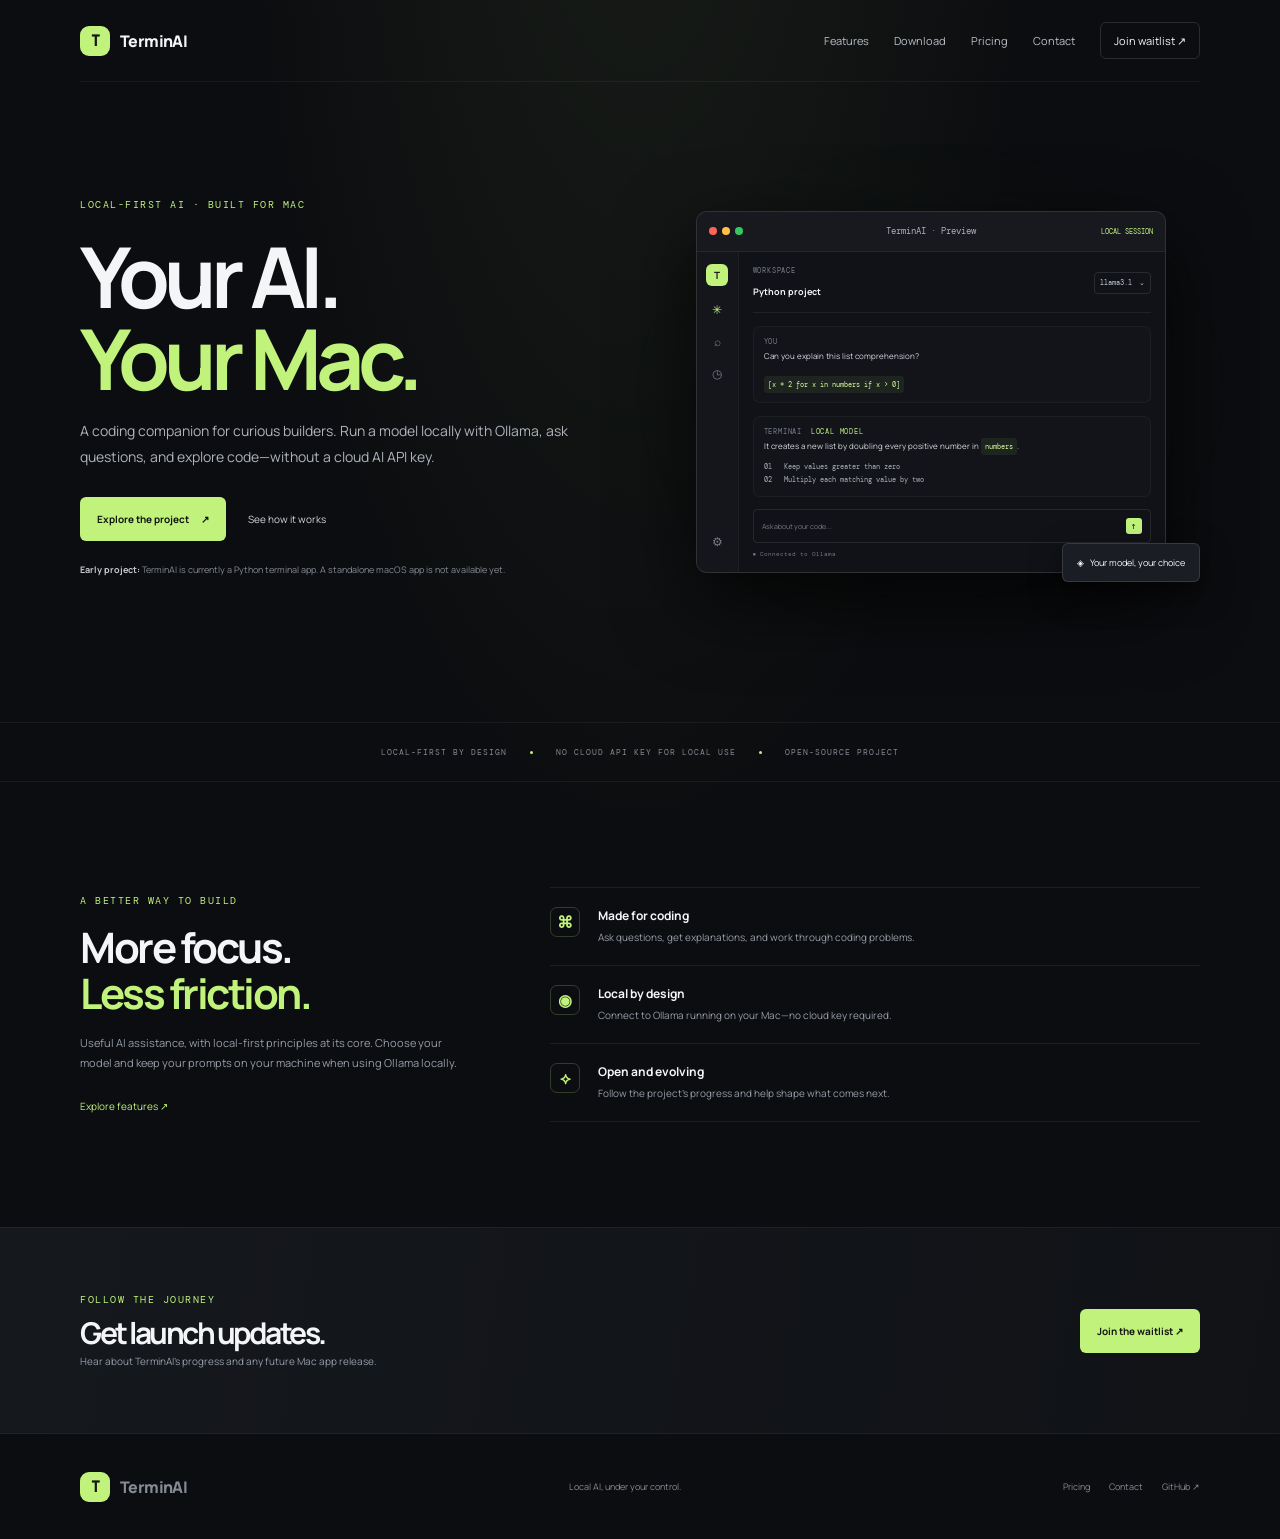
<file: index.html>
<!doctype html>
<html lang="en">
<head>
  <meta charset="utf-8">
  <meta name="viewport" content="width=device-width, initial-scale=1">
  <meta name="theme-color" content="#0c0d10">
  <meta name="description" content="TerminAI is a local-first AI coding companion for Mac. Explore the project, see what's planned, and get launch updates.">
  <title>TerminAI — Your AI. Your Mac.</title>
  <link rel="preconnect" href="https://fonts.googleapis.com">
  <link rel="preconnect" href="https://fonts.gstatic.com" crossorigin>
  <link href="https://fonts.googleapis.com/css2?family=DM+Mono:wght@400;500&family=Manrope:wght@400;500;600;700;800&display=swap" rel="stylesheet">
  <link rel="stylesheet" href="site.css">
</head>
<body>
  <header class="topbar wrap"><a href="index.html" class="brand"><span class="brand-mark">T</span>TerminAI</a><nav aria-label="Main navigation"><a href="features.html">Features</a><a href="download.html">Download</a><a href="pricing.html">Pricing</a><a href="contact.html">Contact</a><a class="nav-cta" href="contact.html#waitlist">Join waitlist ↗</a></nav></header>
  <main>
    <section class="hero wrap"><div class="hero-copy"><span class="eyebrow"><i></i> LOCAL-FIRST AI · BUILT FOR MAC</span><h1>Your AI.<br><span>Your Mac.</span></h1><p class="lead">A coding companion for curious builders. Run a model locally with Ollama, ask questions, and explore code—without a cloud AI API key.</p><div class="actions"><a class="button primary" href="download.html">Explore the project <b>↗</b></a><a class="text-link" href="features.html">See how it works</a></div><p class="note"><b>Early project:</b> TerminAI is currently a Python terminal app. A standalone macOS app is not available yet.</p></div>
      <div class="showcase"><div class="glow"></div><div class="mock-window"><div class="mock-top"><div class="traffic"><i></i><i></i><i></i></div><span>TerminAI · Preview</span><small>LOCAL SESSION</small></div><div class="mock-main"><aside><b>T</b><span class="selected">✳</span><span>⌕</span><span>◷</span><span class="push-bottom">⚙</span></aside><div class="mock-chat"><div class="mock-toolbar"><span><small>WORKSPACE</small><strong>Python project</strong></span><label>llama3.1　⌄</label></div><div class="bubble user"><small>YOU</small><p>Can you explain this list comprehension?</p><code>[x * 2 for x in numbers if x &gt; 0]</code></div><div class="bubble answer"><small>TERMINAI <em>LOCAL MODEL</em></small><p>It creates a new list by doubling every positive number in <code>numbers</code>.</p><div class="answer-detail">01 &nbsp; Keep values greater than zero<br>02 &nbsp; Multiply each matching value by two</div></div><div class="composer">Ask about your code... <b>↑</b></div><div class="connected">● Connected to Ollama <span>Private session</span></div></div></div></div><div class="float-chip">◈ &nbsp; Your model, your choice</div></div>
    </section>
    <div class="trust"><div class="wrap"><span>LOCAL-FIRST BY DESIGN</span><i></i><span>NO CLOUD API KEY FOR LOCAL USE</span><i></i><span>OPEN-SOURCE PROJECT</span></div></div>
    <section class="section wrap split"><div><span class="eyebrow">A BETTER WAY TO BUILD</span><h2>More focus.<br><span>Less friction.</span></h2><p class="muted">Useful AI assistance, with local-first principles at its core. Choose your model and keep your prompts on your machine when using Ollama locally.</p><a class="text-link accent" href="features.html">Explore features ↗</a></div><div class="feature-stack"><article><b>⌘</b><div><h3>Made for coding</h3><p>Ask questions, get explanations, and work through coding problems.</p></div></article><article><b>◉</b><div><h3>Local by design</h3><p>Connect to Ollama running on your Mac—no cloud key required.</p></div></article><article><b>⟡</b><div><h3>Open and evolving</h3><p>Follow the project's progress and help shape what comes next.</p></div></article></div></section>
    <section class="banner"><div class="wrap banner-inner"><div><span class="eyebrow">FOLLOW THE JOURNEY</span><h2>Get launch updates.</h2><p>Hear about TerminAI's progress and any future Mac app release.</p></div><a class="button primary" href="contact.html#waitlist">Join the waitlist ↗</a></div></section>
  </main>
  <footer class="footer wrap"><a href="index.html" class="brand"><span class="brand-mark">T</span>TerminAI</a><span>Local AI, under your control.</span><div><a href="pricing.html">Pricing</a><a href="contact.html">Contact</a><a href="https://github.com/jaimehargrave-cpu/TerminAI">GitHub ↗</a></div></footer>
</body>
</html>
</file>
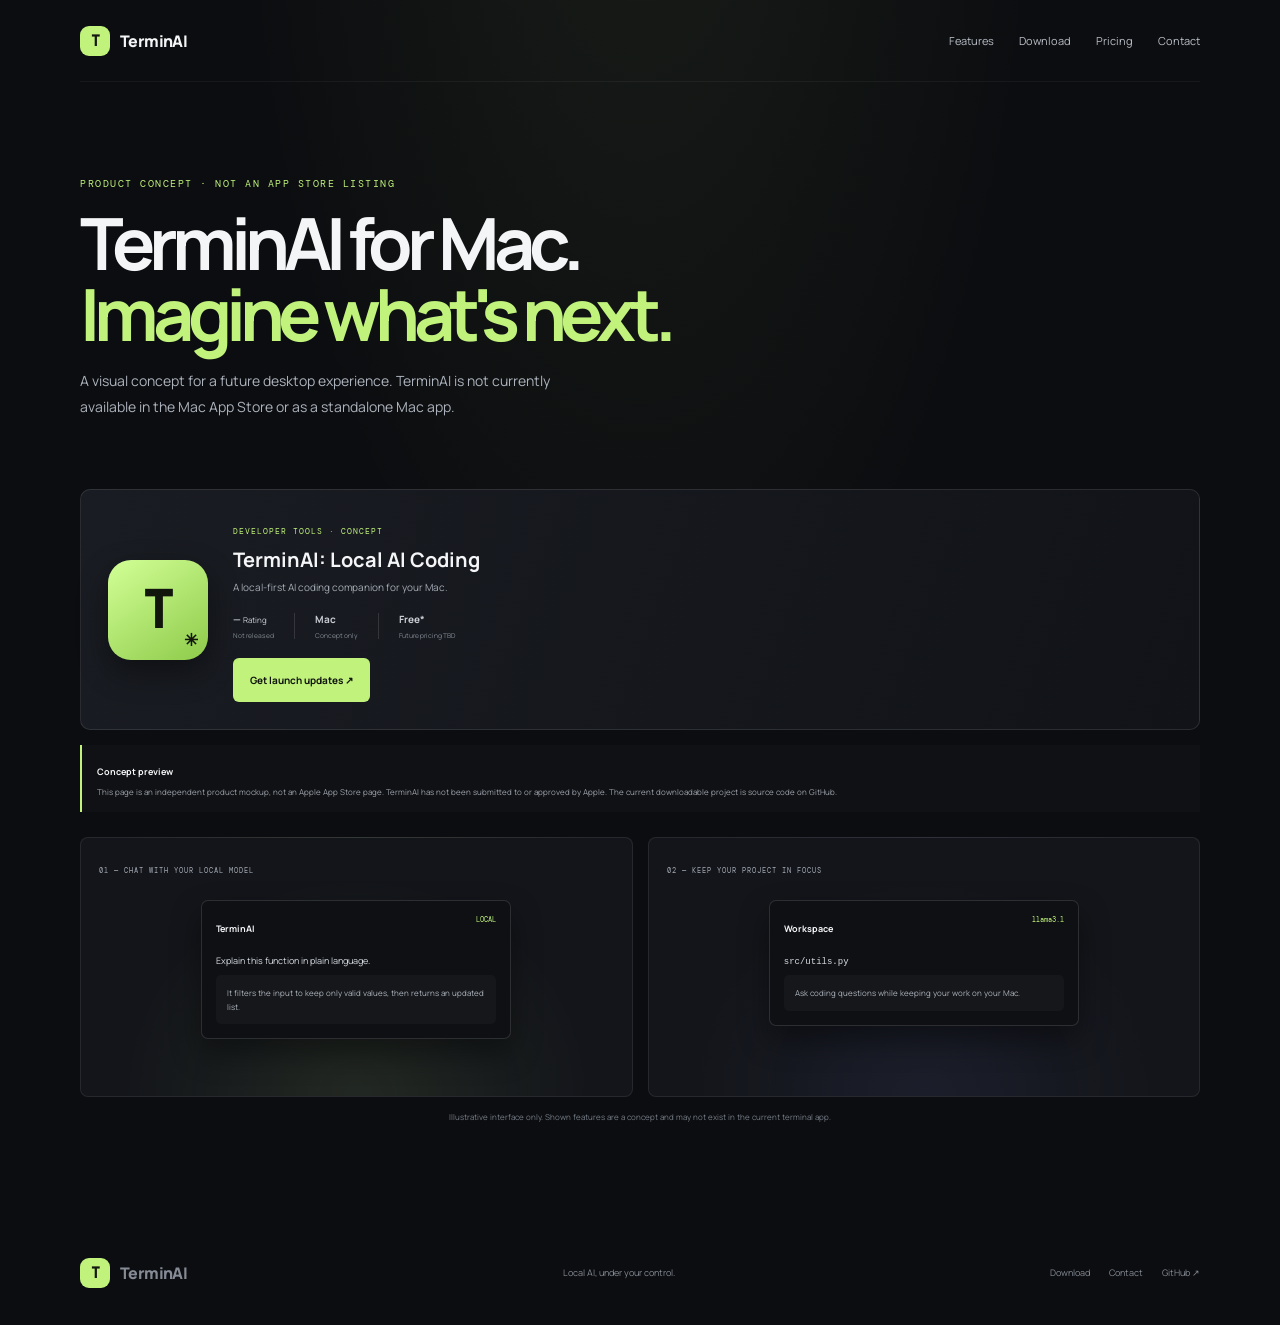
<file: app-preview.html>
<!doctype html>
<html lang="en"><head><meta charset="utf-8"><meta name="viewport" content="width=device-width, initial-scale=1"><meta name="description" content="Preview the TerminAI Mac app concept. This is a product mockup, not an App Store listing or available application."><title>Product Preview — TerminAI</title><link rel="preconnect" href="https://fonts.googleapis.com"><link rel="preconnect" href="https://fonts.gstatic.com" crossorigin><link href="https://fonts.googleapis.com/css2?family=DM+Mono:wght@400;500&family=Manrope:wght@400;500;600;700;800&display=swap" rel="stylesheet"><link rel="stylesheet" href="site.css"></head>
<body><header class="topbar wrap"><a href="index.html" class="brand"><span class="brand-mark">T</span>TerminAI</a><nav aria-label="Main navigation"><a href="features.html">Features</a><a href="download.html">Download</a><a href="pricing.html">Pricing</a><a href="contact.html">Contact</a></nav></header>
<main><section class="page-hero wrap"><span class="eyebrow">PRODUCT CONCEPT · NOT AN APP STORE LISTING</span><h1>TerminAI for Mac.<br><span>Imagine what's next.</span></h1><p class="lead">A visual concept for a future desktop experience. TerminAI is not currently available in the Mac App Store or as a standalone Mac app.</p></section><section class="store-preview wrap"><div class="store-card"><div class="store-app-icon">T<span>✳</span></div><div class="store-info"><span class="store-category">DEVELOPER TOOLS · CONCEPT</span><h2>TerminAI: Local AI Coding</h2><p>A local-first AI coding companion for your Mac.</p><div class="store-meta"><span><b>—</b> Rating<br><small>Not released</small></span><i></i><span><b>Mac</b><br><small>Concept only</small></span><i></i><span><b>Free*</b><br><small>Future pricing TBD</small></span></div><a class="button primary" href="contact.html#waitlist">Get launch updates ↗</a></div></div><div class="store-disclosure"><b>Concept preview</b><p>This page is an independent product mockup, not an Apple App Store page. TerminAI has not been submitted to or approved by Apple. The current downloadable project is source code on GitHub.</p></div><div class="screenshots"><div class="screenshot"><span>01 — CHAT WITH YOUR LOCAL MODEL</span><div class="screen-ui"><b>TerminAI <small>LOCAL</small></b><p>Explain this function in plain language.</p><div class="screen-response">It filters the input to keep only valid values, then returns an updated list.</div></div></div><div class="screenshot alt"><span>02 — KEEP YOUR PROJECT IN FOCUS</span><div class="screen-ui"><b>Workspace <small>llama3.1</small></b><p><code>src/utils.py</code></p><div class="screen-response">Ask coding questions while keeping your work on your Mac.</div></div></div></div><p class="mock-caption">Illustrative interface only. Shown features are a concept and may not exist in the current terminal app.</p></section></main>
<footer class="footer wrap"><a href="index.html" class="brand"><span class="brand-mark">T</span>TerminAI</a><span>Local AI, under your control.</span><div><a href="download.html">Download</a><a href="contact.html">Contact</a><a href="https://github.com/jaimehargrave-cpu/TerminAI">GitHub ↗</a></div></footer></body></html>
</file>
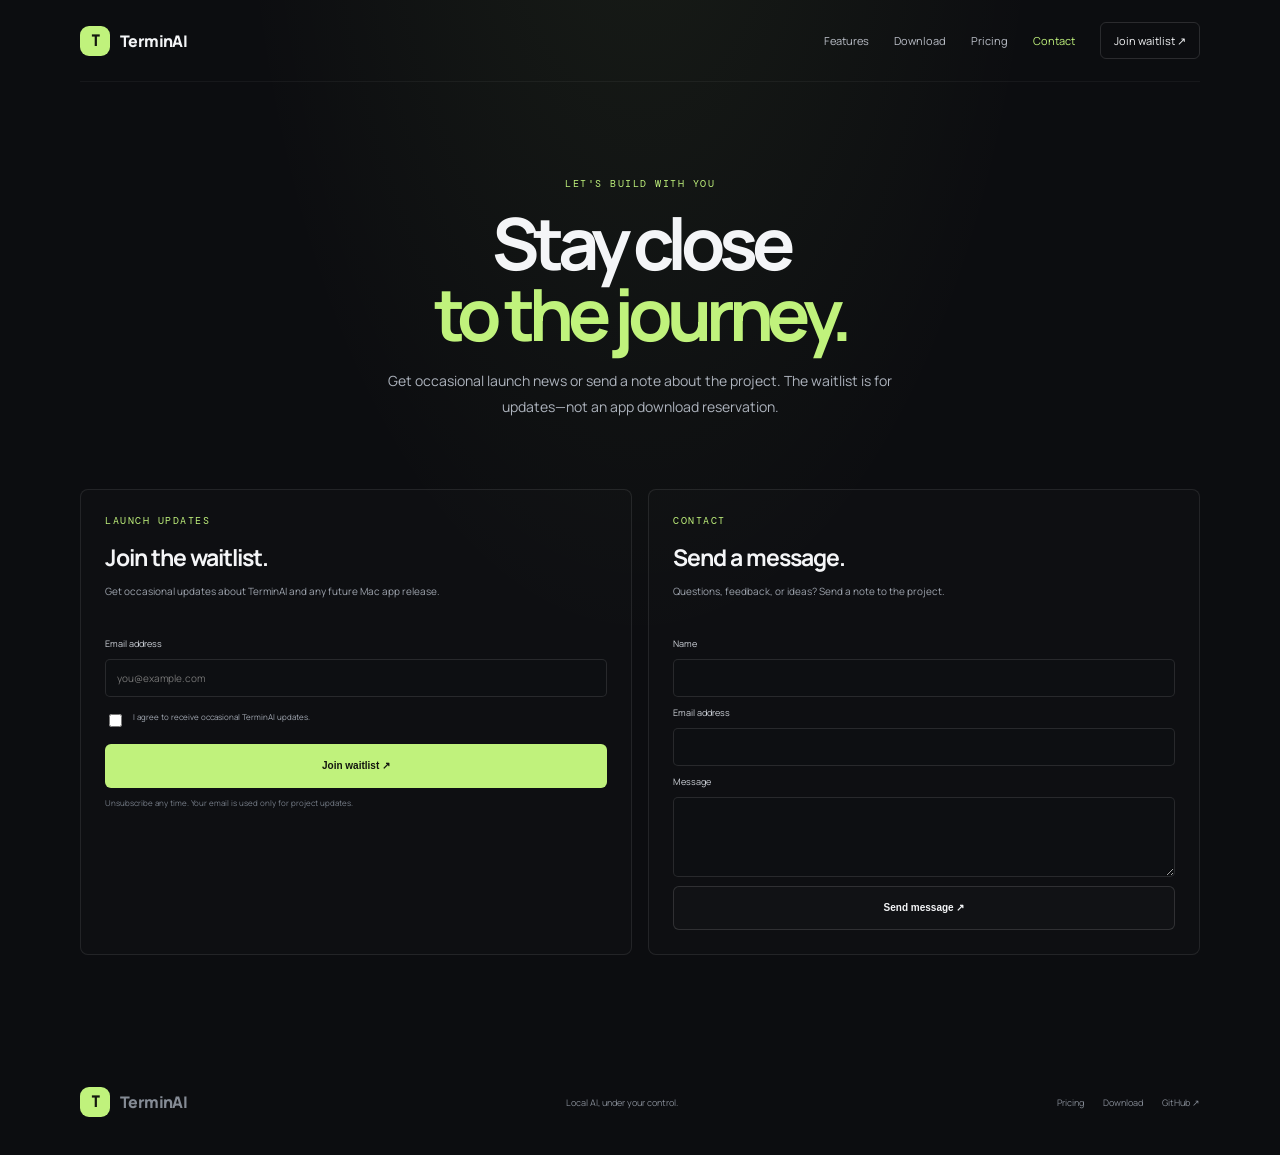
<file: contact.html>
<!doctype html>
<html lang="en"><head><meta charset="utf-8"><meta name="viewport" content="width=device-width, initial-scale=1"><meta name="description" content="Contact the TerminAI project or join the launch updates waitlist."><title>Contact & Launch Updates — TerminAI</title><link rel="preconnect" href="https://fonts.googleapis.com"><link rel="preconnect" href="https://fonts.gstatic.com" crossorigin><link href="https://fonts.googleapis.com/css2?family=DM+Mono:wght@400;500&family=Manrope:wght@400;500;600;700;800&display=swap" rel="stylesheet"><link rel="stylesheet" href="site.css"></head>
<body><header class="topbar wrap"><a href="index.html" class="brand"><span class="brand-mark">T</span>TerminAI</a><nav aria-label="Main navigation"><a href="features.html">Features</a><a href="download.html">Download</a><a href="pricing.html">Pricing</a><a href="contact.html" aria-current="page">Contact</a><a class="nav-cta" href="#waitlist">Join waitlist ↗</a></nav></header>
<main><section class="page-hero center wrap"><span class="eyebrow">LET'S BUILD WITH YOU</span><h1>Stay close<br><span>to the journey.</span></h1><p class="lead">Get occasional launch news or send a note about the project. The waitlist is for updates—not an app download reservation.</p></section>
<section class="forms-grid wrap"><article class="form-card" id="waitlist"><span class="eyebrow">LAUNCH UPDATES</span><h2>Join the waitlist.</h2><p>Get occasional updates about TerminAI and any future Mac app release.</p><form name="terminai-waitlist" method="POST" data-netlify="true" netlify-honeypot="bot-field" action="/thanks.html"><input type="hidden" name="form-name" value="terminai-waitlist"><p class="hidden"><label>Leave blank: <input name="bot-field"></label></p><label for="waitlist-email">Email address</label><input id="waitlist-email" type="email" name="email" autocomplete="email" placeholder="you@example.com" required><label class="check-label"><input type="checkbox" name="consent" value="yes" required> I agree to receive occasional TerminAI updates.</label><button class="button primary" type="submit">Join waitlist ↗</button><small>Unsubscribe any time. Your email is used only for project updates.</small></form></article>
<article class="form-card" id="contact"><span class="eyebrow">CONTACT</span><h2>Send a message.</h2><p>Questions, feedback, or ideas? Send a note to the project.</p><form name="terminai-contact" method="POST" data-netlify="true" netlify-honeypot="bot-field" action="/thanks.html"><input type="hidden" name="form-name" value="terminai-contact"><p class="hidden"><label>Leave blank: <input name="bot-field"></label></p><label for="contact-name">Name</label><input id="contact-name" type="text" name="name" autocomplete="name" required><label for="contact-email">Email address</label><input id="contact-email" type="email" name="email" autocomplete="email" required><label for="message">Message</label><textarea id="message" name="message" rows="4" required></textarea><button class="button secondary" type="submit">Send message ↗</button></form></article></section></main>
<footer class="footer wrap"><a href="index.html" class="brand"><span class="brand-mark">T</span>TerminAI</a><span>Local AI, under your control.</span><div><a href="pricing.html">Pricing</a><a href="download.html">Download</a><a href="https://github.com/jaimehargrave-cpu/TerminAI">GitHub ↗</a></div></footer></body></html>
</file>
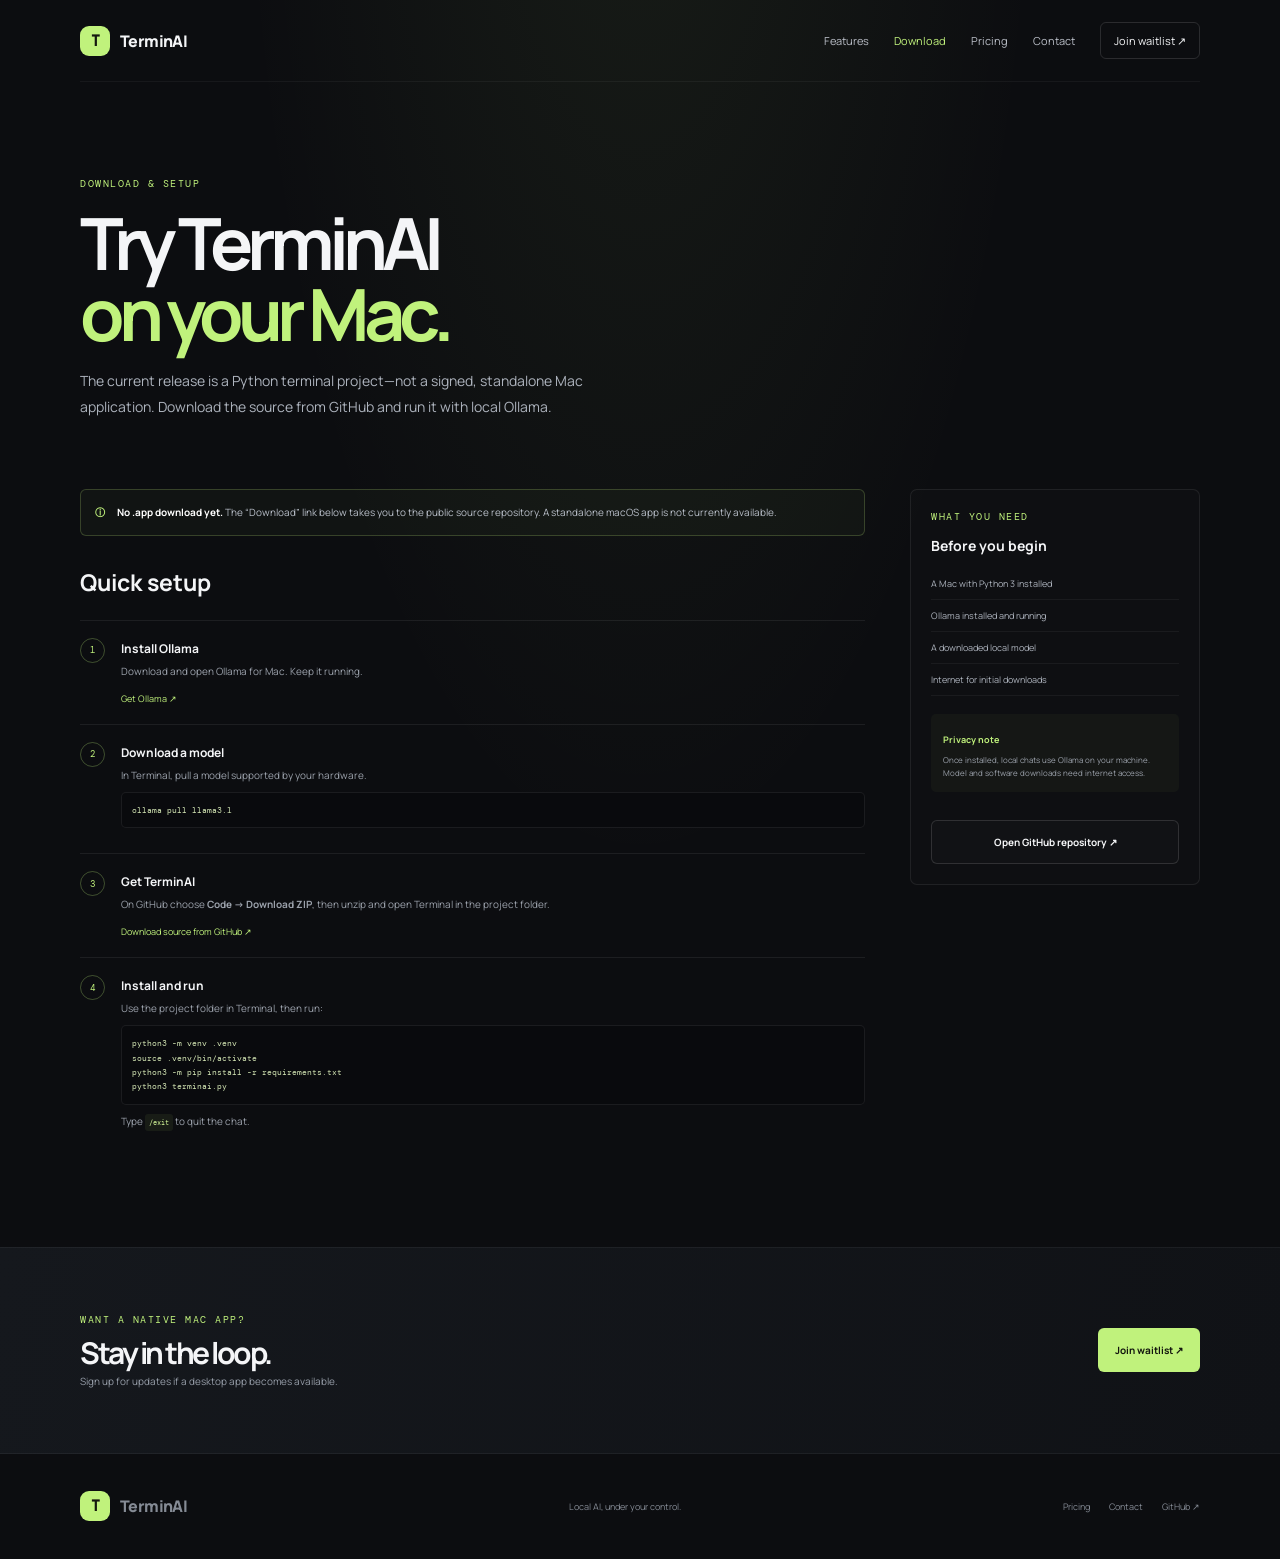
<file: download.html>
<!doctype html>
<html lang="en"><head><meta charset="utf-8"><meta name="viewport" content="width=device-width, initial-scale=1"><meta name="description" content="Download the TerminAI open-source Python terminal project and set it up on your Mac with Ollama."><title>Download for Mac — TerminAI</title><link rel="preconnect" href="https://fonts.googleapis.com"><link rel="preconnect" href="https://fonts.gstatic.com" crossorigin><link href="https://fonts.googleapis.com/css2?family=DM+Mono:wght@400;500&family=Manrope:wght@400;500;600;700;800&display=swap" rel="stylesheet"><link rel="stylesheet" href="site.css"></head>
<body><header class="topbar wrap"><a href="index.html" class="brand"><span class="brand-mark">T</span>TerminAI</a><nav aria-label="Main navigation"><a href="features.html">Features</a><a href="download.html" aria-current="page">Download</a><a href="pricing.html">Pricing</a><a href="contact.html">Contact</a><a class="nav-cta" href="contact.html#waitlist">Join waitlist ↗</a></nav></header>
<main><section class="page-hero wrap"><span class="eyebrow">DOWNLOAD & SETUP</span><h1>Try TerminAI<br><span>on your Mac.</span></h1><p class="lead">The current release is a Python terminal project—not a signed, standalone Mac application. Download the source from GitHub and run it with local Ollama.</p></section>
<section class="download-layout wrap"><div class="download-main"><div class="callout"><b>ⓘ</b><p><strong>No .app download yet.</strong> The “Download” link below takes you to the public source repository. A standalone macOS app is not currently available.</p></div><h2>Quick setup</h2><ol class="setup-steps"><li><span>1</span><div><h3>Install Ollama</h3><p>Download and open Ollama for Mac. Keep it running.</p><a href="https://ollama.com/download/mac">Get Ollama ↗</a></div></li><li><span>2</span><div><h3>Download a model</h3><p>In Terminal, pull a model supported by your hardware.</p><pre>ollama pull llama3.1</pre></div></li><li><span>3</span><div><h3>Get TerminAI</h3><p>On GitHub choose <b>Code → Download ZIP</b>, then unzip and open Terminal in the project folder.</p><a href="https://github.com/jaimehargrave-cpu/TerminAI">Download source from GitHub ↗</a></div></li><li><span>4</span><div><h3>Install and run</h3><p>Use the project folder in Terminal, then run:</p><pre>python3 -m venv .venv
source .venv/bin/activate
python3 -m pip install -r requirements.txt
python3 terminai.py</pre><p>Type <code>/exit</code> to quit the chat.</p></div></li></ol></div><aside class="download-side"><span class="eyebrow">WHAT YOU NEED</span><h3>Before you begin</h3><ul><li>A Mac with Python 3 installed</li><li>Ollama installed and running</li><li>A downloaded local model</li><li>Internet for initial downloads</li></ul><div class="side-note"><b>Privacy note</b><p>Once installed, local chats use Ollama on your machine. Model and software downloads need internet access.</p></div><a class="button secondary full" href="https://github.com/jaimehargrave-cpu/TerminAI">Open GitHub repository ↗</a></aside></section>
<section class="banner"><div class="wrap banner-inner"><div><span class="eyebrow">WANT A NATIVE MAC APP?</span><h2>Stay in the loop.</h2><p>Sign up for updates if a desktop app becomes available.</p></div><a href="contact.html#waitlist" class="button primary">Join waitlist ↗</a></div></section></main>
<footer class="footer wrap"><a href="index.html" class="brand"><span class="brand-mark">T</span>TerminAI</a><span>Local AI, under your control.</span><div><a href="pricing.html">Pricing</a><a href="contact.html">Contact</a><a href="https://github.com/jaimehargrave-cpu/TerminAI">GitHub ↗</a></div></footer></body></html>
</file>
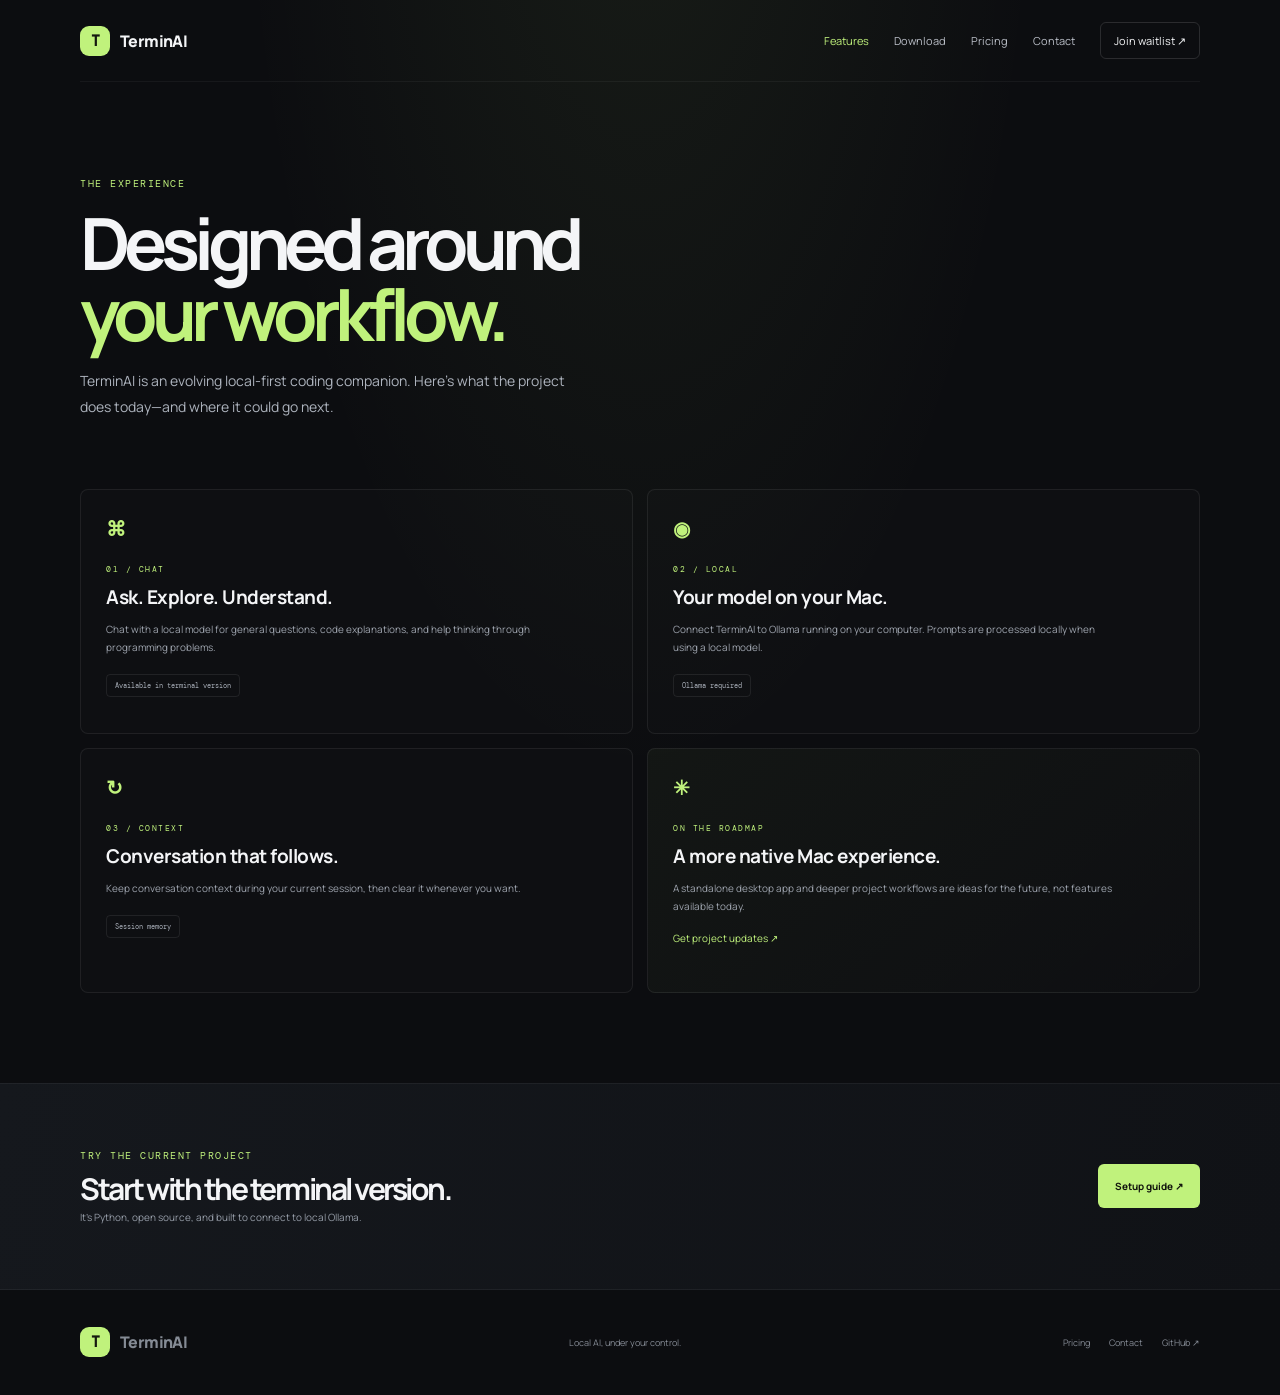
<file: features.html>
<!doctype html>
<html lang="en"><head><meta charset="utf-8"><meta name="viewport" content="width=device-width, initial-scale=1"><meta name="description" content="Explore TerminAI's local-first coding assistant features and product roadmap."><title>Features — TerminAI</title><link rel="preconnect" href="https://fonts.googleapis.com"><link rel="preconnect" href="https://fonts.gstatic.com" crossorigin><link href="https://fonts.googleapis.com/css2?family=DM+Mono:wght@400;500&family=Manrope:wght@400;500;600;700;800&display=swap" rel="stylesheet"><link rel="stylesheet" href="site.css"></head>
<body><header class="topbar wrap"><a href="index.html" class="brand"><span class="brand-mark">T</span>TerminAI</a><nav aria-label="Main navigation"><a href="features.html" aria-current="page">Features</a><a href="download.html">Download</a><a href="pricing.html">Pricing</a><a href="contact.html">Contact</a><a class="nav-cta" href="contact.html#waitlist">Join waitlist ↗</a></nav></header>
<main><section class="page-hero wrap"><span class="eyebrow">THE EXPERIENCE</span><h1>Designed around<br><span>your workflow.</span></h1><p class="lead">TerminAI is an evolving local-first coding companion. Here's what the project does today—and where it could go next.</p></section>
<section class="feature-grid wrap"><article><b class="feature-symbol">⌘</b><span class="eyebrow">01 / CHAT</span><h2>Ask. Explore. Understand.</h2><p>Chat with a local model for general questions, code explanations, and help thinking through programming problems.</p><span class="tag">Available in terminal version</span></article><article><b class="feature-symbol">◉</b><span class="eyebrow">02 / LOCAL</span><h2>Your model on your Mac.</h2><p>Connect TerminAI to Ollama running on your computer. Prompts are processed locally when using a local model.</p><span class="tag">Ollama required</span></article><article><b class="feature-symbol">↻</b><span class="eyebrow">03 / CONTEXT</span><h2>Conversation that follows.</h2><p>Keep conversation context during your current session, then clear it whenever you want.</p><span class="tag">Session memory</span></article><article class="planned-card"><b class="feature-symbol">✳</b><span class="eyebrow">ON THE ROADMAP</span><h2>A more native Mac experience.</h2><p>A standalone desktop app and deeper project workflows are ideas for the future, not features available today.</p><a class="text-link accent" href="contact.html#waitlist">Get project updates ↗</a></article></section>
<section class="banner"><div class="wrap banner-inner"><div><span class="eyebrow">TRY THE CURRENT PROJECT</span><h2>Start with the terminal version.</h2><p>It's Python, open source, and built to connect to local Ollama.</p></div><a href="download.html" class="button primary">Setup guide ↗</a></div></section></main>
<footer class="footer wrap"><a href="index.html" class="brand"><span class="brand-mark">T</span>TerminAI</a><span>Local AI, under your control.</span><div><a href="pricing.html">Pricing</a><a href="contact.html">Contact</a><a href="https://github.com/jaimehargrave-cpu/TerminAI">GitHub ↗</a></div></footer></body></html>
</file>
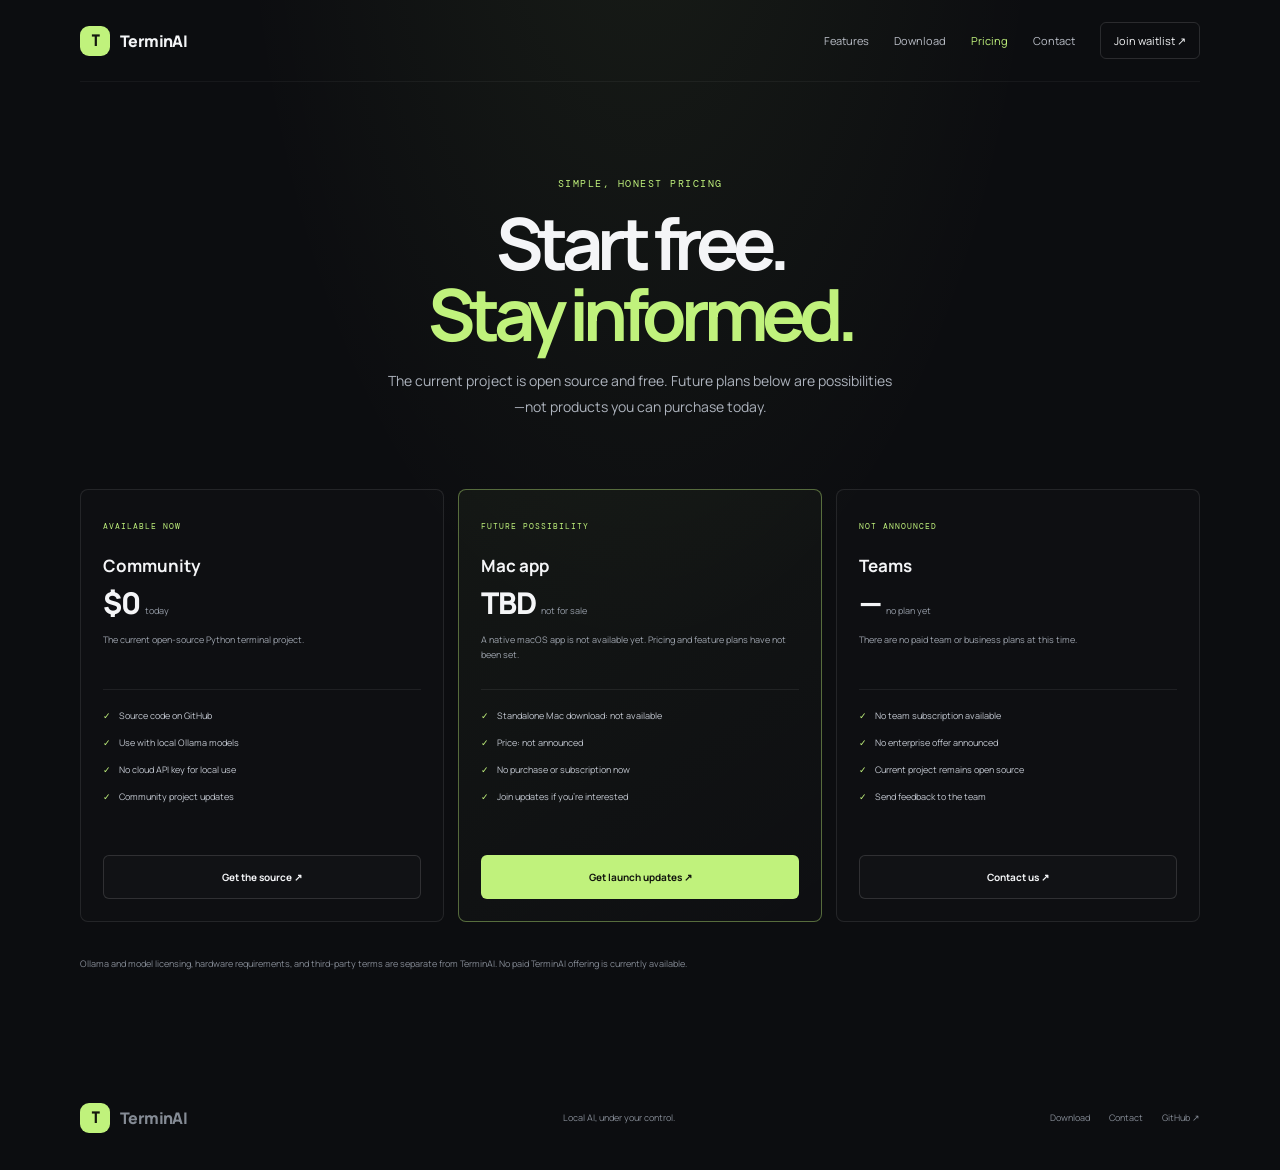
<file: pricing.html>
<!doctype html>
<html lang="en"><head><meta charset="utf-8"><meta name="viewport" content="width=device-width, initial-scale=1"><meta name="description" content="TerminAI pricing: the current open-source project is free. Future products and plans are not yet available or priced."><title>Pricing — TerminAI</title><link rel="preconnect" href="https://fonts.googleapis.com"><link rel="preconnect" href="https://fonts.gstatic.com" crossorigin><link href="https://fonts.googleapis.com/css2?family=DM+Mono:wght@400;500&family=Manrope:wght@400;500;600;700;800&display=swap" rel="stylesheet"><link rel="stylesheet" href="site.css"></head>
<body><header class="topbar wrap"><a href="index.html" class="brand"><span class="brand-mark">T</span>TerminAI</a><nav aria-label="Main navigation"><a href="features.html">Features</a><a href="download.html">Download</a><a href="pricing.html" aria-current="page">Pricing</a><a href="contact.html">Contact</a><a class="nav-cta" href="contact.html#waitlist">Join waitlist ↗</a></nav></header>
<main><section class="page-hero center wrap"><span class="eyebrow">SIMPLE, HONEST PRICING</span><h1>Start free.<br><span>Stay informed.</span></h1><p class="lead">The current project is open source and free. Future plans below are possibilities—not products you can purchase today.</p></section>
<section class="plans wrap"><article class="plan-card"><span class="plan-label">AVAILABLE NOW</span><h2>Community</h2><div class="plan-price">$0 <small>today</small></div><p class="plan-desc">The current open-source Python terminal project.</p><ul><li>Source code on GitHub</li><li>Use with local Ollama models</li><li>No cloud API key for local use</li><li>Community project updates</li></ul><a class="button secondary full" href="download.html">Get the source ↗</a></article><article class="plan-card featured-plan"><span class="plan-label">FUTURE POSSIBILITY</span><h2>Mac app</h2><div class="plan-price">TBD <small>not for sale</small></div><p class="plan-desc">A native macOS app is not available yet. Pricing and feature plans have not been set.</p><ul><li>Standalone Mac download: not available</li><li>Price: not announced</li><li>No purchase or subscription now</li><li>Join updates if you're interested</li></ul><a class="button primary full" href="contact.html#waitlist">Get launch updates ↗</a></article><article class="plan-card"><span class="plan-label">NOT ANNOUNCED</span><h2>Teams</h2><div class="plan-price">— <small>no plan yet</small></div><p class="plan-desc">There are no paid team or business plans at this time.</p><ul><li>No team subscription available</li><li>No enterprise offer announced</li><li>Current project remains open source</li><li>Send feedback to the team</li></ul><a class="button secondary full" href="contact.html">Contact us ↗</a></article></section>
<p class="pricing-foot wrap">Ollama and model licensing, hardware requirements, and third-party terms are separate from TerminAI. No paid TerminAI offering is currently available.</p></main>
<footer class="footer wrap"><a href="index.html" class="brand"><span class="brand-mark">T</span>TerminAI</a><span>Local AI, under your control.</span><div><a href="download.html">Download</a><a href="contact.html">Contact</a><a href="https://github.com/jaimehargrave-cpu/TerminAI">GitHub ↗</a></div></footer></body></html>
</file>
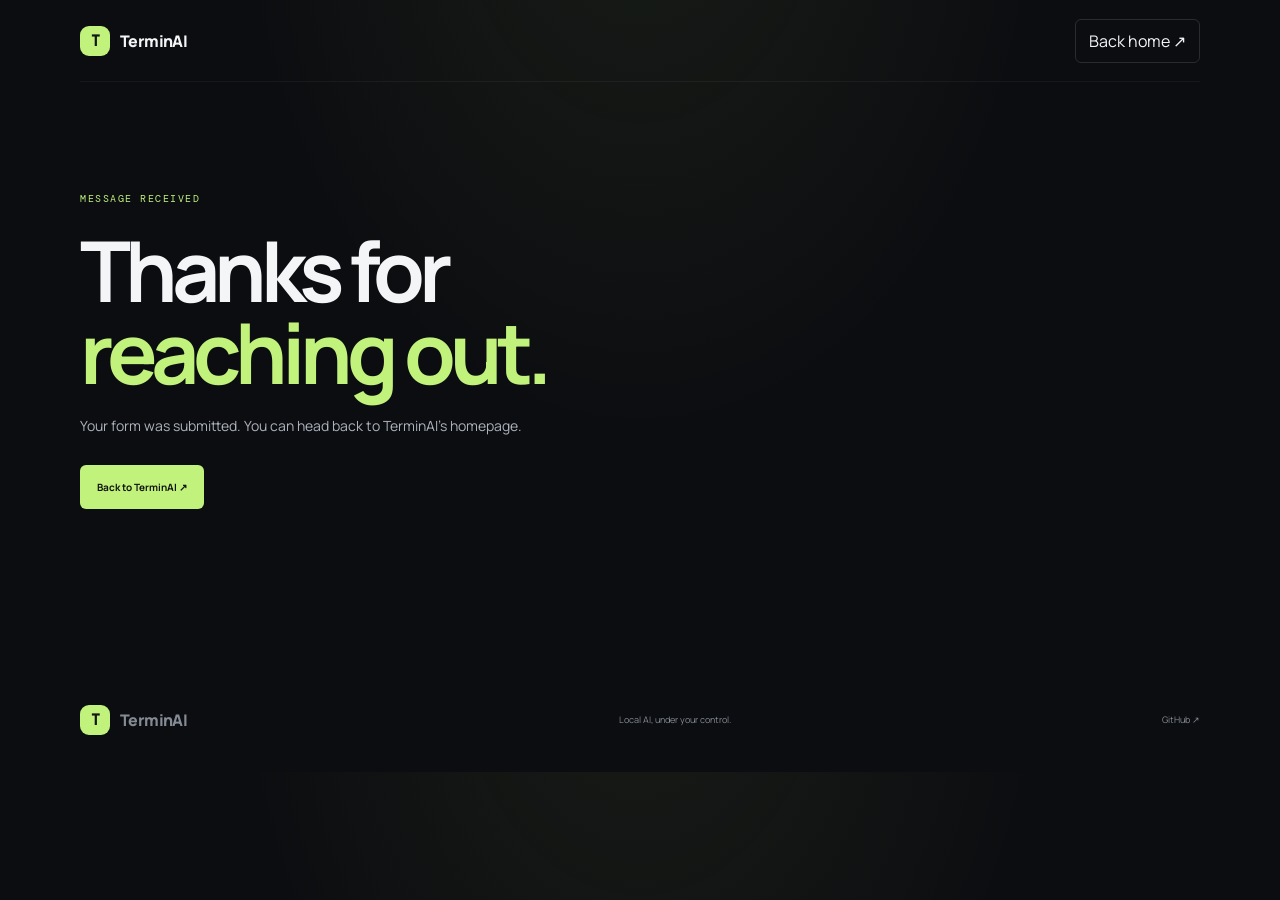
<file: thanks.html>
<!doctype html>
<html lang="en"><head><meta charset="utf-8"><meta name="viewport" content="width=device-width, initial-scale=1"><title>Thanks — TerminAI</title><link href="https://fonts.googleapis.com/css2?family=DM+Mono:wght@400;500&family=Manrope:wght@400;500;600;700;800&display=swap" rel="stylesheet"><link rel="stylesheet" href="site.css"></head><body><header class="topbar wrap"><a href="index.html" class="brand"><span class="brand-mark">T</span>TerminAI</a><a class="nav-cta" href="index.html">Back home ↗</a></header><main class="thanks wrap"><span class="eyebrow">MESSAGE RECEIVED</span><h1>Thanks for<br><span>reaching out.</span></h1><p class="lead">Your form was submitted. You can head back to TerminAI's homepage.</p><a class="button primary" href="index.html">Back to TerminAI ↗</a></main><footer class="footer wrap"><a href="index.html" class="brand"><span class="brand-mark">T</span>TerminAI</a><span>Local AI, under your control.</span><a href="https://github.com/jaimehargrave-cpu/TerminAI">GitHub ↗</a></footer></body></html>
</file>
<file: site.css>
@import url('https://fonts.googleapis.com/css2?family=DM+Mono:wght@400;500&family=Manrope:wght@400;500;600;700;800&display=swap');
:root{--bg:#0c0d10;--panel:#13151a;--panel2:#181b21;--line:#282b32;--text:#f4f5f7;--muted:#a3a8b2;--lime:#c0f27c;--mono:'DM Mono',monospace;--sans:'Manrope',-apple-system,BlinkMacSystemFont,'Segoe UI',sans-serif}*{box-sizing:border-box}html{scroll-behavior:smooth;scroll-padding-top:90px}body{margin:0;background:radial-gradient(ellipse at 50% -20%,#c0f27c12,transparent 45%),var(--bg);color:var(--text);font-family:var(--sans);-webkit-font-smoothing:antialiased}a{color:inherit;text-decoration:none}a:hover{color:var(--lime)}.wrap{width:min(1120px,calc(100% - 44px));margin-inline:auto}.topbar{height:82px;display:flex;align-items:center;justify-content:space-between;border-bottom:1px solid #ffffff0c}.brand{display:inline-flex;align-items:center;gap:10px;font-size:16px;font-weight:800;letter-spacing:-.6px}.brand-mark{display:grid;place-items:center;width:30px;height:30px;border-radius:9px;background:var(--lime);color:#15180f;font:700 15px var(--mono)}nav{display:flex;align-items:center;gap:25px;color:#b9bdc6;font-size:11px}nav a[aria-current=page]{color:var(--lime)}.nav-cta{padding:10px 13px;border:1px solid #ffffff20;border-radius:6px;color:var(--text)}.eyebrow{display:block;color:var(--lime);font:10px var(--mono);letter-spacing:1.5px}.hero{min-height:640px;display:grid;grid-template-columns:1fr 1fr;align-items:center;gap:42px;padding-top:45px;padding-bottom:65px}.hero h1,.page-hero h1,.thanks h1{font-size:clamp(54px,7vw,84px);line-height:.98;letter-spacing:-6px;margin:24px 0 19px}.hero h1 span,.page-hero h1 span,.thanks h1 span,.split h2 span{color:var(--lime)}.lead{max-width:510px;color:#adb3bd;font-size:14px;line-height:1.85}.actions{display:flex;align-items:center;gap:22px;margin-top:27px}.button{min-height:44px;padding:0 16px;display:inline-flex;align-items:center;justify-content:center;gap:12px;border:1px solid transparent;border-radius:6px;font-size:10px;font-weight:700;cursor:pointer;transition:transform .2s,background .2s}.button:hover{transform:translateY(-2px);color:inherit}.primary{background:var(--lime);color:#12150e}.primary:hover{background:#d3ff9b}.secondary{border-color:#ffffff21;background:#ffffff04;color:var(--text)}.text-link{font-size:10px;color:#d4d7de}.accent{color:var(--lime)}.note{margin-top:22px;color:#858b95;font-size:9px;line-height:1.6}.note b{color:#c6cad1}.showcase{height:430px;position:relative;display:grid;place-items:center}.glow{position:absolute;width:380px;height:280px;background:#a5e8610c;filter:blur(70px);border-radius:50%}.mock-window{position:relative;z-index:1;width:min(100%,470px);border:1px solid #ffffff22;border-radius:11px;background:#101217;overflow:hidden;box-shadow:0 28px 80px #000b}.mock-top{height:40px;display:grid;grid-template-columns:1fr 1fr 1fr;align-items:center;padding:0 12px;border-bottom:1px solid #ffffff10;background:#17191e;color:#aab0bb;font:9px var(--mono)}.mock-top>span:nth-child(2){text-align:center}.mock-top small{justify-self:end;color:var(--lime);font-size:7px}.traffic{display:flex;gap:5px}.traffic i{width:8px;height:8px;border-radius:50%;background:#ff6259}.traffic i:nth-child(2){background:#ffc044}.traffic i:nth-child(3){background:#35c85e}.mock-main{display:grid;grid-template-columns:42px 1fr;min-height:310px}.mock-main aside{display:flex;flex-direction:column;align-items:center;gap:15px;padding:12px 0;background:#14161b;border-right:1px solid #ffffff0b;color:#777e8a}.mock-main aside b{display:grid;place-items:center;width:22px;height:22px;border-radius:6px;background:var(--lime);color:#14170e;font-size:10px}.mock-main aside span{font-size:12px}.mock-main aside .selected{color:var(--lime)}.push-bottom{margin-top:auto;margin-bottom:10px}.mock-chat{padding:14px}.mock-toolbar{display:flex;justify-content:space-between;padding-bottom:12px;border-bottom:1px solid #ffffff10}.mock-toolbar small,.bubble small{display:block;color:#777e8a;font:7px var(--mono);letter-spacing:.8px;margin-bottom:3px}.mock-toolbar strong{font-size:9px}.mock-toolbar label{align-self:center;border:1px solid #ffffff1a;border-radius:4px;padding:5px;color:#bfc4ce;font:7px var(--mono)}.bubble{margin-top:13px;padding:10px;border:1px solid #ffffff0a;border-radius:7px;background:#ffffff03}.bubble p{font-size:8px;line-height:1.6;margin:4px 0 7px;color:#d5d8df}.bubble code,.setup-steps code{font:7px var(--mono);color:#d5f99a;background:#c0f27c11;padding:4px;border-radius:3px}.bubble em{font-style:normal;color:var(--lime);margin-left:4px}.answer-detail{font:7px/1.9 var(--mono);color:#a7adb7}.composer{display:flex;justify-content:space-between;align-items:center;margin-top:12px;padding:8px;border:1px solid #ffffff17;border-radius:4px;color:#737985;font-size:7px}.composer b{display:grid;place-items:center;width:16px;height:16px;background:var(--lime);color:#13160e;border-radius:3px}.connected{display:flex;justify-content:space-between;margin-top:7px;color:#737985;font:6px var(--mono)}.connected:first-letter{color:var(--lime)}.float-chip{position:absolute;z-index:2;right:0;bottom:25px;padding:12px 14px;border:1px solid #ffffff20;border-radius:6px;background:#1a1d23;box-shadow:0 12px 30px #0008;font-size:9px}.trust{border-block:1px solid #ffffff0e}.trust .wrap{height:58px;display:flex;align-items:center;justify-content:center;gap:23px;color:#828994;font:8px var(--mono);letter-spacing:1px}.trust i{width:3px;height:3px;border-radius:50%;background:var(--lime)}.section{padding-top:105px;padding-bottom:105px}.split{display:grid;grid-template-columns:.75fr 1.25fr;gap:80px;align-items:center}.split h2,.banner h2{font-size:42px;line-height:1.1;letter-spacing:-2.5px;margin:17px 0}.muted{color:#969da8;font-size:11px;line-height:1.8}.split .text-link{display:inline-block;margin-top:15px}.feature-stack article{display:grid;grid-template-columns:35px 1fr;gap:13px;padding:19px 0;border-bottom:1px solid #ffffff12}.feature-stack article:first-child{border-top:1px solid #ffffff12}.feature-stack article>b{display:grid;place-items:center;width:30px;height:30px;border:1px solid #c0f27c35;border-radius:7px;color:var(--lime)}.feature-stack h3{margin:0 0 5px;font-size:12px}.feature-stack p{margin:0;color:#969da8;font-size:10px;line-height:1.7}.banner{border-block:1px solid #ffffff0d;background:linear-gradient(100deg,#15181d,#101216)}.banner-inner{min-height:205px;display:flex;align-items:center;justify-content:space-between;gap:25px}.banner h2{font-size:30px;margin:10px 0 5px}.banner p{margin:0;color:#969da8;font-size:10px}.footer{min-height:105px;display:flex;align-items:center;justify-content:space-between;gap:18px;color:#858b95;font-size:9px}.footer>div{display:flex;gap:19px}.page-hero{padding-top:95px;padding-bottom:55px}.page-hero.center{text-align:center}.page-hero.center .lead{margin-inline:auto}.page-hero h1{font-size:clamp(50px,6.6vw,72px);margin-top:18px}.feature-grid{display:grid;grid-template-columns:repeat(2,1fr);gap:14px;padding-bottom:90px}.feature-grid article{min-height:245px;padding:25px;border:1px solid #ffffff12;border-radius:8px;background:#ffffff03}.feature-symbol{display:block;color:var(--lime);font-size:20px;margin-bottom:22px}.feature-grid .eyebrow{font-size:8px}.feature-grid h2{font-size:19px;letter-spacing:-.5px;margin:10px 0}.feature-grid p{max-width:440px;color:#9da3ad;font-size:10px;line-height:1.8}.tag{display:inline-block;padding:6px 8px;border:1px solid #ffffff14;border-radius:4px;color:#a5abb5;font:7px var(--mono);margin-top:8px}.planned-card{background:linear-gradient(140deg,#c0f27c0b,#ffffff03)!important}.download-layout{display:grid;grid-template-columns:1fr 290px;gap:45px;padding-bottom:95px}.callout{display:flex;gap:12px;padding:14px;border:1px solid #c0f27c36;border-radius:6px;background:#c0f27c08;color:#b8bec8;font-size:10px;line-height:1.7}.callout>b{color:var(--lime)}.callout p{margin:0}.callout strong{color:white}.download-main>h2{font-size:23px;margin:30px 0 22px}.setup-steps{list-style:none;padding:0;margin:0}.setup-steps li{display:grid;grid-template-columns:28px 1fr;gap:13px;padding:17px 0;border-top:1px solid #ffffff12}.setup-steps>li>span{display:grid;place-items:center;width:25px;height:25px;border:1px solid #c0f27c48;border-radius:50%;color:var(--lime);font:9px var(--mono)}.setup-steps h3{font-size:12px;margin:2px 0 6px}.setup-steps p{color:#9ba1ab;font-size:10px;line-height:1.7;margin:5px 0}.setup-steps a{color:var(--lime);font-size:9px}.setup-steps pre{max-width:100%;overflow:auto;white-space:pre-wrap;padding:10px;border:1px solid #ffffff13;border-radius:5px;background:#090a0d;color:#d7eab7;font:8px/1.8 var(--mono)}.download-side{align-self:start;padding:20px;border:1px solid #ffffff13;border-radius:7px;background:#ffffff03}.download-side h3{font-size:14px;margin:13px 0}.download-side ul{list-style:none;padding:0;margin:0}.download-side li{padding:9px 0;border-bottom:1px solid #ffffff0d;color:#adb3bd;font-size:9px}.side-note{margin:18px 0;padding:12px;background:#c0f27c09;border-radius:5px}.side-note b{font-size:9px;color:var(--lime)}.side-note p{font-size:8px;color:#9ba1ab;line-height:1.7;margin:5px 0 0}.full{width:100%;margin-top:10px}.plans{display:grid;grid-template-columns:repeat(3,1fr);gap:14px;padding-bottom:25px}.plan-card{padding:22px;border:1px solid #ffffff17;border-radius:8px;background:#ffffff03}.featured-plan{border-color:#c0f27c65;background:linear-gradient(145deg,#c0f27c0b,#ffffff03)}.plan-label{font:8px var(--mono);letter-spacing:1px;color:var(--lime)}.plan-card h2{font-size:17px;margin:20px 0 5px}.plan-price{font-size:30px;font-weight:800;letter-spacing:-1px}.plan-price small{font-size:9px;font-weight:400;color:#969da8;letter-spacing:0}.plan-desc{min-height:45px;color:#9da3ad;font-size:9px;line-height:1.7}.plan-card ul{min-height:144px;list-style:none;padding:12px 0;margin:12px 0;border-top:1px solid #ffffff12}.plan-card li{font-size:9px;color:#c2c7d0;padding:7px 0}.plan-card li:before{content:'✓';color:var(--lime);margin-right:8px}.pricing-foot{padding-bottom:85px;color:#858b95;font-size:9px;line-height:1.7}.forms-grid{display:grid;grid-template-columns:1fr 1fr;gap:16px;padding-bottom:95px}.form-card{padding:24px;border:1px solid #ffffff16;border-radius:8px;background:#ffffff03}.form-card h2{font-size:23px;letter-spacing:-1px;margin:14px 0 6px}.form-card>p{min-height:34px;color:#9da3ad;font-size:10px;line-height:1.7}.form-card form{display:flex;flex-direction:column;gap:9px;margin-top:20px}.form-card label{color:#cdd1d8;font-size:9px}.form-card input:not([type=checkbox]),.form-card textarea{width:100%;padding:11px;border:1px solid #ffffff1c;border-radius:5px;background:#0d0f12;color:white;font:10px var(--sans);resize:vertical}.form-card input:focus,.form-card textarea:focus{outline:1px solid #c0f27c75}.form-card .check-label{display:flex;align-items:flex-start;gap:8px;margin:5px 0;color:#a1a7b1;font-size:8px;line-height:1.5}.form-card form>small{color:#777e89;font-size:8px;line-height:1.6}.hidden{position:absolute;width:1px;height:1px;padding:0;margin:-1px;overflow:hidden;clip:rect(0,0,0,0);white-space:nowrap;border:0}.store-preview{padding-bottom:90px}.store-card{display:flex;align-items:center;gap:25px;padding:27px;border:1px solid #ffffff1a;border-radius:10px;background:linear-gradient(110deg,#191c22,#111318)}.store-app-icon{position:relative;display:grid;place-items:center;flex:none;width:100px;height:100px;border-radius:23px;background:linear-gradient(145deg,#d2ff96,#8ecb4a);box-shadow:0 12px 30px #0006;color:#11150c;font:800 53px var(--mono)}.store-app-icon span{position:absolute;right:10px;bottom:9px;font-size:17px}.store-info{flex:1}.store-category{font:8px var(--mono);color:var(--lime);letter-spacing:1px}.store-info h2{font-size:20px;margin:7px 0}.store-info>p{font-size:10px;color:#a4aab4;margin:0}.store-meta{display:flex;align-items:center;gap:20px;margin:17px 0}.store-meta span{font-size:8px;color:#c9cdd4;line-height:1.7}.store-meta b{font-size:10px}.store-meta small{color:#858b95}.store-meta i{width:1px;height:26px;background:#ffffff20}.store-disclosure{margin:15px 0 25px;padding:13px 15px;border-left:2px solid var(--lime);background:#ffffff04}.store-disclosure b{font-size:9px}.store-disclosure p{font-size:8px;color:#9da3ad;line-height:1.7;margin:5px 0 0}.screenshots{display:grid;grid-template-columns:1fr 1fr;gap:15px}.screenshot{height:260px;padding:18px;border:1px solid #ffffff15;border-radius:8px;background:radial-gradient(ellipse at 50% 100%,#c0f27c16,transparent 60%),#13151a}.screenshot.alt{background:radial-gradient(ellipse at 50% 100%,#838bff13,transparent 60%),#13151a}.screenshot>span{font:7px var(--mono);letter-spacing:1px;color:#a5abb5}.screen-ui{max-width:310px;margin:22px auto 0;padding:14px;border:1px solid #ffffff20;border-radius:7px;background:#0e1014;box-shadow:0 14px 30px #0006}.screen-ui>b{font-size:9px}.screen-ui>b small{float:right;color:var(--lime);font:7px var(--mono)}.screen-ui p{margin:17px 0 8px;color:#d8dce2;font-size:9px}.screen-response{padding:11px;border-radius:5px;background:#ffffff07;color:#aeb4be;font-size:8px;line-height:1.7}.mock-caption{text-align:center;color:#767d88;font-size:8px;margin-top:14px}.thanks{min-height:65vh;padding-top:110px}.thanks .lead{margin-bottom:26px}.center{text-align:center}.center .lead{margin-inline:auto}.center h1{font-size:clamp(50px,6.6vw,72px)}@media(max-width:850px){.hero{grid-template-columns:1fr;gap:10px;padding-top:65px}.showcase{margin-top:0}.split{grid-template-columns:1fr;gap:32px}.plans{grid-template-columns:1fr 1fr}.plan-card:last-child{grid-column:span 2}.download-layout{grid-template-columns:1fr 250px;gap:20px}}@media(max-width:620px){.wrap{width:calc(100% - 36px)}.topbar{height:auto;min-height:70px;align-items:flex-start;padding:17px 0;gap:12px}.topbar nav{justify-content:flex-end;flex-wrap:wrap;gap:10px 14px;font-size:9px}.topbar nav a:nth-child(1){display:none}.nav-cta{padding:7px 9px}.hero{min-height:0;padding:55px 0 42px}.hero h1,.page-hero h1,.thanks h1{font-size:61px;letter-spacing:-4px}.lead{font-size:12px}.actions{align-items:flex-start;flex-direction:column;gap:16px}.showcase{height:350px;margin-inline:-7px}.mock-main{min-height:280px}.float-chip{right:0;bottom:7px;font-size:8px}.trust .wrap{height:auto;min-height:55px;gap:8px 11px;flex-wrap:wrap;padding:12px 0;font-size:6px}.section{padding-top:75px;padding-bottom:75px}.split h2{font-size:37px}.banner-inner{min-height:185px;align-items:flex-start;justify-content:center;flex-direction:column;padding:25px 0}.banner h2{font-size:27px}.page-hero{padding-top:70px;padding-bottom:35px}.feature-grid,.forms-grid,.screenshots{grid-template-columns:1fr}.feature-grid{padding-bottom:60px}.feature-grid article{min-height:0}.download-layout{grid-template-columns:1fr;padding-bottom:65px}.plans{grid-template-columns:1fr;padding-bottom:20px}.plan-card:last-child{grid-column:auto}.plan-card ul{min-height:0}.pricing-foot{padding-bottom:60px}.forms-grid{padding-bottom:65px}.store-card{align-items:flex-start;gap:16px;padding:17px}.store-app-icon{width:67px;height:67px;border-radius:16px;font-size:36px}.store-app-icon span{right:6px;bottom:5px;font-size:12px}.store-info h2{font-size:16px}.store-meta{gap:10px}.store-info .button{width:100%}.screenshot{height:230px}.footer{min-height:120px;flex-wrap:wrap;justify-content:flex-start;padding:24px 0}.footer>span{order:3;width:100%}.footer>div{margin-left:auto}.center h1{font-size:54px}}@media(prefers-reduced-motion:reduce){html{scroll-behavior:auto}*,*::before,*::after{transition:none!important}}
</file>
